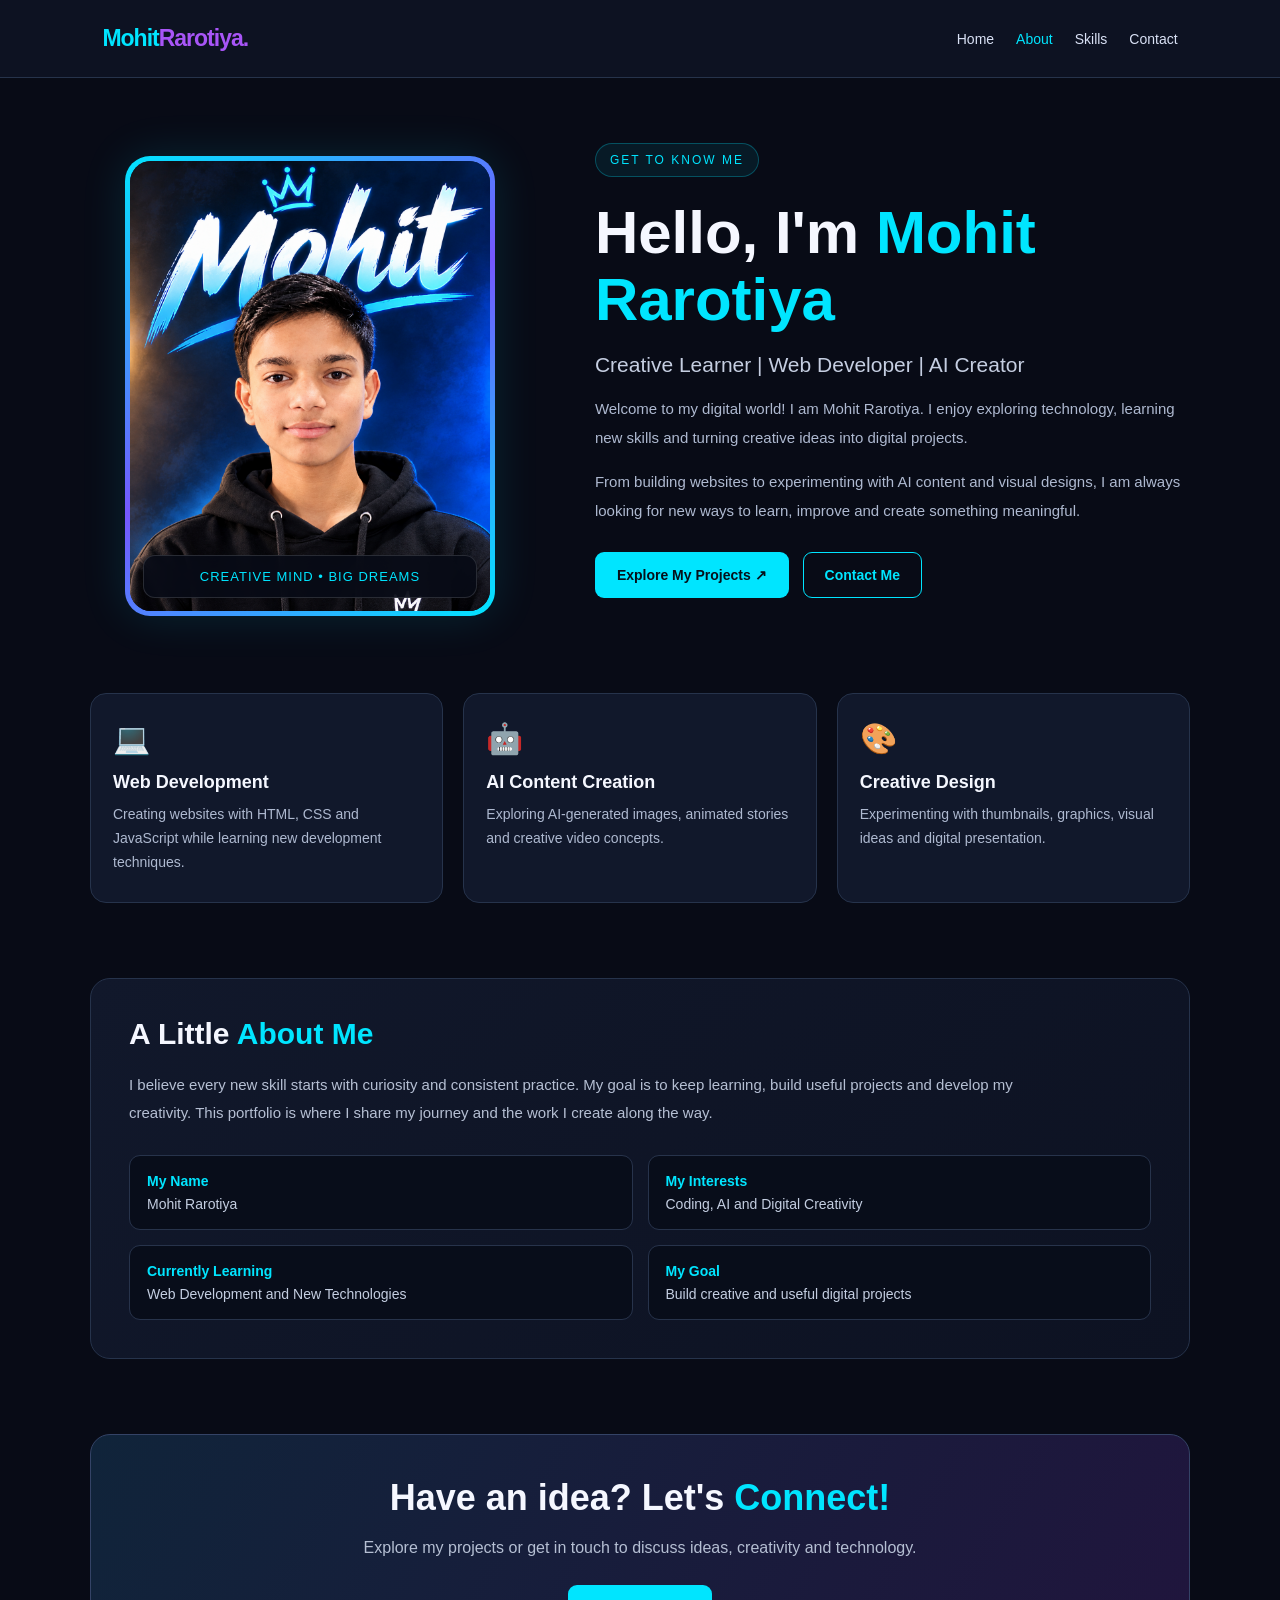
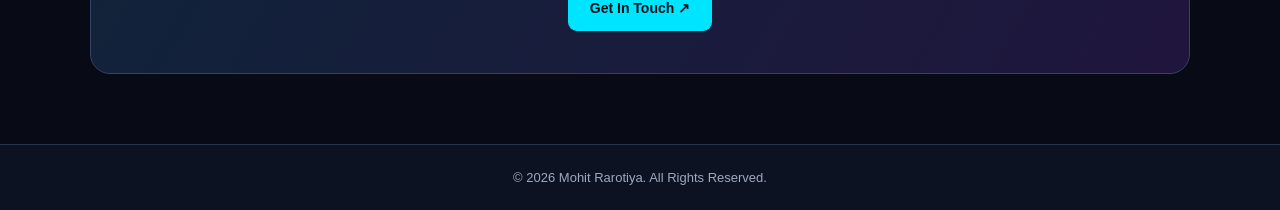
<file: about.html>
<!DOCTYPE html>
<html lang="en">
<head>
    <meta charset="UTF-8">
    <meta name="viewport" content="width=device-width, initial-scale=1.0">

    <title>About Me | Mohit Rarotiya</title>
    <meta name="description" content="Learn more about Mohit Rarotiya, his skills, creativity and projects.">

    <link rel="stylesheet" href="style.css">

    <style>
        * {
            margin: 0;
            padding: 0;
            box-sizing: border-box;
        }

        html {
            scroll-behavior: smooth;
        }

        body {
            background: #080b16;
            color: #f5f7ff;
            font-family: Arial, sans-serif;
            overflow-x: hidden;
        }

        a {
            text-decoration: none;
        }

        /* NAVBAR */
        .navbar {
            display: flex;
            align-items: center;
            justify-content: space-between;
            gap: 20px;
            padding: 20px 8%;
            background: #0d1222;
            border-bottom: 1px solid #26334b;
        }

        .logo {
            color: #00e5ff;
            font-size: 23px;
            font-weight: 800;
        }

        .nav-links {
            display: flex;
            flex-wrap: wrap;
            gap: 22px;
        }

        .nav-links a {
            color: #d9e1f5;
            font-size: 14px;
            transition: 0.3s;
        }

        .nav-links a:hover,
        .nav-links a.active {
            color: #00e5ff;
        }

        /* HERO */
        .about-hero {
            width: min(1100px, 90%);
            margin: 65px auto;
            display: grid;
            grid-template-columns: 0.85fr 1.15fr;
            gap: 65px;
            align-items: center;
        }

        .photo-wrap {
            position: relative;
            max-width: 370px;
            width: 100%;
            margin: auto;
            padding: 5px;
            border-radius: 25px;
            background: linear-gradient(145deg, #00e5ff, #7557ff, #00e5ff);
            box-shadow: 0 0 45px #00e5ff20;
            animation: float 5s ease-in-out infinite;
        }

        .photo-wrap img {
            display: block;
            width: 100%;
            aspect-ratio: 4 / 5;
            object-fit: cover;
            object-position: center 25%;
            border-radius: 21px;
            background: #151c30;
        }

        .photo-label {
            position: absolute;
            bottom: 18px;
            left: 18px;
            right: 18px;
            padding: 13px;
            border-radius: 12px;
            text-align: center;
            background: #080b16dd;
            border: 1px solid #ffffff22;
            backdrop-filter: blur(10px);
            color: #00e5ff;
            font-size: 13px;
            letter-spacing: 1px;
        }

        .eyebrow {
            display: inline-block;
            color: #00e5ff;
            background: #00e5ff12;
            border: 1px solid #00e5ff45;
            padding: 9px 14px;
            border-radius: 50px;
            font-size: 12px;
            letter-spacing: 2px;
            margin-bottom: 22px;
        }

        .intro h1 {
            font-size: clamp(38px, 5vw, 60px);
            line-height: 1.12;
            margin-bottom: 20px;
        }

        .intro h1 span {
            color: #00e5ff;
        }

        .intro h2 {
            font-size: 21px;
            color: #c5cee1;
            font-weight: 500;
            margin-bottom: 18px;
        }

        .intro p {
            color: #aeb9d0;
            font-size: 15px;
            line-height: 1.9;
            margin-bottom: 16px;
        }

        .buttons {
            display: flex;
            flex-wrap: wrap;
            gap: 14px;
            margin-top: 27px;
        }

        .btn {
            display: inline-block;
            padding: 14px 21px;
            border-radius: 9px;
            font-weight: bold;
            font-size: 14px;
            transition: 0.3s;
        }

        .btn-primary {
            background: #00e5ff;
            color: #06101a;
        }

        .btn-outline {
            border: 1px solid #00e5ff;
            color: #00e5ff;
        }

        .btn:hover {
            transform: translateY(-4px);
            box-shadow: 0 8px 25px #00e5ff22;
        }

        /* HIGHLIGHTS */
        .highlights {
            width: min(1100px, 90%);
            margin: 0 auto 75px;
            display: grid;
            grid-template-columns: repeat(3, 1fr);
            gap: 20px;
        }

        .highlight-card {
            padding: 27px 22px;
            border-radius: 16px;
            background: #11182b;
            border: 1px solid #26334b;
            transition: 0.3s;
        }

        .highlight-card:hover {
            transform: translateY(-6px);
            border-color: #00e5ff;
        }

        .highlight-card .icon {
            font-size: 30px;
            margin-bottom: 16px;
        }

        .highlight-card h3 {
            font-size: 18px;
            margin-bottom: 10px;
        }

        .highlight-card p {
            color: #aeb9d0;
            font-size: 14px;
            line-height: 1.7;
        }

        /* ABOUT DETAILS */
        .details {
            width: min(1100px, 90%);
            margin: 0 auto 75px;
            padding: 38px;
            background: linear-gradient(135deg, #11182b, #0d1222);
            border: 1px solid #26334b;
            border-radius: 20px;
        }

        .section-title {
            font-size: 30px;
            margin-bottom: 20px;
        }

        .section-title span {
            color: #00e5ff;
        }

        .details > p {
            color: #b5bfd3;
            font-size: 15px;
            line-height: 1.9;
            max-width: 900px;
        }

        .info-grid {
            display: grid;
            grid-template-columns: repeat(2, 1fr);
            gap: 15px;
            margin-top: 27px;
        }

        .info-item {
            background: #080d1a;
            border: 1px solid #27334b;
            padding: 17px;
            border-radius: 11px;
            color: #c4cee1;
            font-size: 14px;
        }

        .info-item strong {
            display: block;
            color: #00e5ff;
            margin-bottom: 7px;
        }

        /* CTA */
        .contact-cta {
            width: min(1100px, 90%);
            margin: 0 auto 70px;
            padding: 42px 25px;
            text-align: center;
            border-radius: 20px;
            background: linear-gradient(120deg, #10243a, #20153d);
            border: 1px solid #344366;
        }

        .contact-cta h2 {
            font-size: clamp(26px, 4vw, 36px);
            margin-bottom: 15px;
        }

        .contact-cta h2 span {
            color: #00e5ff;
        }

        .contact-cta p {
            color: #b5bfd3;
            line-height: 1.8;
            margin-bottom: 22px;
        }

        footer {
            text-align: center;
            padding: 25px 15px;
            background: #0d1222;
            border-top: 1px solid #26334b;
            color: #9da9bf;
            font-size: 13px;
        }

        /* ANIMATIONS */
        .reveal {
            opacity: 0;
            transform: translateY(25px);
            animation: reveal 0.8s ease forwards;
        }

        .delay-1 {
            animation-delay: 0.15s;
        }

        .delay-2 {
            animation-delay: 0.3s;
        }

        .delay-3 {
            animation-delay: 0.45s;
        }

        @keyframes reveal {
            to {
                opacity: 1;
                transform: translateY(0);
            }
        }

        @keyframes float {
            0%, 100% {
                transform: translateY(0);
            }
            50% {
                transform: translateY(-10px);
            }
        }

        /* MOBILE RESPONSIVE */
        @media (max-width: 760px) {
            .navbar {
                flex-direction: column;
                padding: 20px 5%;
            }

            .nav-links {
                justify-content: center;
                gap: 15px;
            }

            .about-hero {
                grid-template-columns: 1fr;
                gap: 35px;
                margin: 40px auto 55px;
            }

            .photo-wrap {
                max-width: 290px;
            }

            .intro {
                text-align: center;
            }

            .buttons {
                justify-content: center;
            }

            .highlights {
                grid-template-columns: 1fr;
            }

            .details {
                padding: 25px 20px;
            }

            .info-grid {
                grid-template-columns: 1fr;
            }
        }

        @media (prefers-reduced-motion: reduce) {
            *, *::before, *::after {
                animation-duration: 0.01ms !important;
                animation-iteration-count: 1 !important;
                scroll-behavior: auto !important;
                transition-duration: 0.01ms !important;
            }
        }
    </style>
</head>

<body>

    <!-- NAVIGATION -->
    <nav class="navbar">
        <a href="index.html" class="logo">Mohit<span>Rarotiya.</span></a>

        <div class="nav-links">
            <a href="index.html">Home</a>
            <a href="about.html" class="active">About</a>
            <a href="skills.html">Skills</a>
            <a href="contact.html">Contact</a>
        </div>
    </nav>

    <!-- INTRODUCTION -->
    <main>
        <section class="about-hero">

            <div class="photo-wrap reveal">
                <!-- profile.jpg ko apni photo ke naam se replace kar sakte ho -->
                <img src="mohitimage.png"
                     alt="Mohit Rarotiya profile photo">

                <div class="photo-label">
                    CREATIVE MIND • BIG DREAMS
                </div>
            </div>

            <div class="intro reveal delay-1">
                <span class="eyebrow">GET TO KNOW ME</span>

                <h1>Hello, I'm <span>Mohit Rarotiya</span></h1>

                <h2>Creative Learner | Web Developer | AI Creator</h2>

                <p>
                    Welcome to my digital world! I am Mohit Rarotiya.
                    I enjoy exploring technology, learning new skills
                    and turning creative ideas into digital projects.
                </p>

                <p>
                    From building websites to experimenting with AI
                    content and visual designs, I am always looking
                    for new ways to learn, improve and create something
                    meaningful.
                </p>

                <div class="buttons">
                    <a href="skills.html#projects" class="btn btn-primary">
                        Explore My Projects ↗
                    </a>

                    <a href="contact.html" class="btn btn-outline">
                        Contact Me
                    </a>
                </div>
            </div>

        </section>

        <!-- WHAT I DO -->
        <section class="highlights">

            <article class="highlight-card reveal">
                <div class="icon">💻</div>
                <h3>Web Development</h3>
                <p>
                    Creating websites with HTML, CSS and JavaScript
                    while learning new development techniques.
                </p>
            </article>

            <article class="highlight-card reveal delay-1">
                <div class="icon">🤖</div>
                <h3>AI Content Creation</h3>
                <p>
                    Exploring AI-generated images, animated stories
                    and creative video concepts.
                </p>
            </article>

            <article class="highlight-card reveal delay-2">
                <div class="icon">🎨</div>
                <h3>Creative Design</h3>
                <p>
                    Experimenting with thumbnails, graphics,
                    visual ideas and digital presentation.
                </p>
            </article>

        </section>

        <!-- PERSONAL DETAILS -->
        <section class="details reveal">
            <h2 class="section-title">A Little <span>About Me</span></h2>

            <p>
                I believe every new skill starts with curiosity and
                consistent practice. My goal is to keep learning,
                build useful projects and develop my creativity.
                This portfolio is where I share my journey and the
                work I create along the way.
            </p>

            <div class="info-grid">
                <div class="info-item">
                    <strong>My Name</strong>
                    Mohit Rarotiya
                </div>

                <div class="info-item">
                    <strong>My Interests</strong>
                    Coding, AI and Digital Creativity
                </div>

                <div class="info-item">
                    <strong>Currently Learning</strong>
                    Web Development and New Technologies
                </div>

                <div class="info-item">
                    <strong>My Goal</strong>
                    Build creative and useful digital projects
                </div>
            </div>
        </section>

        <!-- CONTACT SECTION -->
        <section class="contact-cta reveal">
            <h2>Have an idea? Let's <span>Connect!</span></h2>

            <p>
                Explore my projects or get in touch to discuss
                ideas, creativity and technology.
            </p>

            <a href="contact.html" class="btn btn-primary">
                Get In Touch ↗
            </a>
        </section>
    </main>

    <!-- FOOTER -->
    <footer>
        <p>© 2026 Mohit Rarotiya. All Rights Reserved.</p>
    </footer>

</body>
</html>
</file>
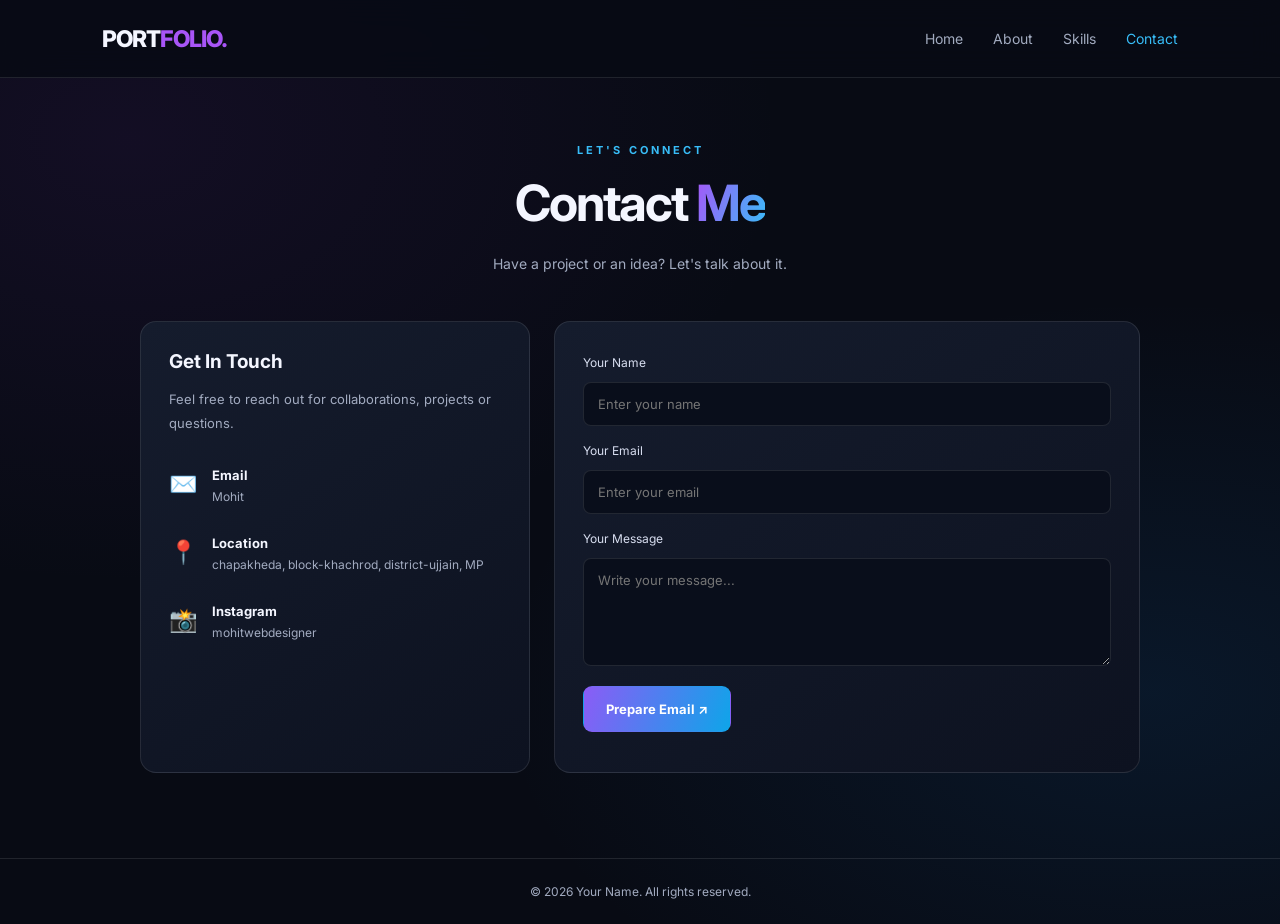
<file: contact.html>
<!DOCTYPE html>
<html lang="en">
<head>
  <meta charset="UTF-8">
  <meta name="viewport" content="width=device-width, initial-scale=1.0">
  <title>Contact Me | Portfolio</title>
  <link rel="stylesheet" href="style.css">
  <script src="script.js" defer></script>
</head>
<body>
  <header class="navbar">
    <a href="index.html" class="logo">PORT<span>FOLIO.</span></a>
    <button class="menu-btn" id="menuBtn" aria-label="Toggle menu">☰</button>
    <nav id="navMenu">
      <a href="index.html">Home</a>
      <a href="about.html">About</a>
      <a href="skills.html">Skills</a>
      <a class="active" href="contact.html">Contact</a>
    </nav>
  </header>

  <main class="page-container">
    <section class="section-heading reveal">
      <p class="tag">LET'S CONNECT</p>
      <h1>Contact <span class="gradient">Me</span></h1>
      <p>Have a project or an idea? Let's talk about it.</p>
    </section>

    <section class="contact-grid reveal">
      <div class="contact-info">
        <h2>Get In Touch</h2>
        <p>Feel free to reach out for collaborations, projects or questions.</p>

        <div class="contact-item">
          <span>✉️</span>
          <div><strong>Email</strong><p>Mohit</p></div>
        </div>

        <div class="contact-item">
          <span>📍</span>
          <div><strong>Location</strong><p>chapakheda, block-khachrod, district-ujjain, MP</p></div>
        </div>

        <div class="contact-item">
          <span>📸</span>
          <div><strong>Instagram</strong><p>mohitwebdesigner</p></div>
        </div>
      </div>

      <form id="contactForm" class="contact-form">
        <label for="visitorName">Your Name</label>
        <input id="visitorName" name="name" type="text"
               placeholder="Enter your name" required>

        <label for="visitorEmail">Your Email</label>
        <input id="visitorEmail" name="email" type="email"
               placeholder="Enter your email" required>

        <label for="visitorMessage">Your Message</label>
        <textarea id="visitorMessage" name="message" rows="5"
                  placeholder="Write your message..." required></textarea>

        <button type="submit" class="btn">Prepare Email ↗</button>
        <p id="formStatus" class="form-status" aria-live="polite"></p>
      </form>
    </section>
  </main>

  <footer class="footer">
    © <span class="year"></span> Your Name. All rights reserved.
  </footer>
</body>
</html>
</file>
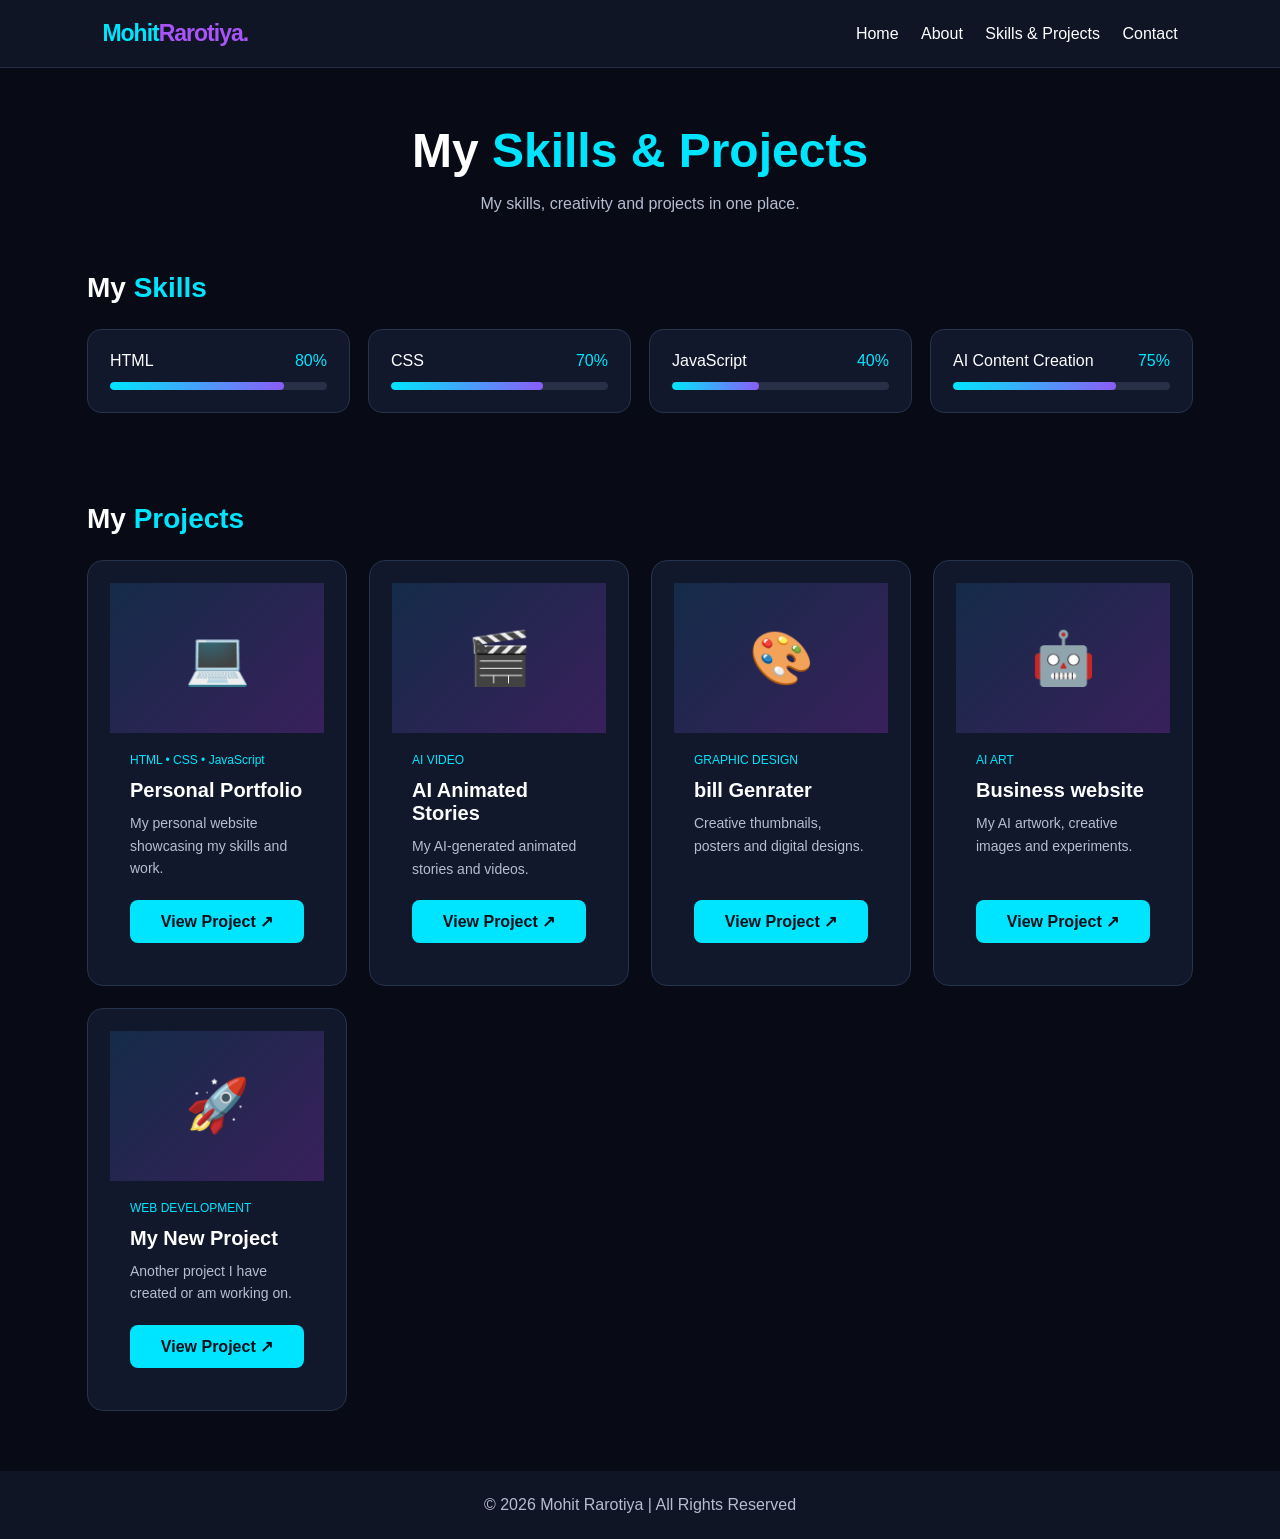
<file: skills.html>
<!DOCTYPE html>
<html lang="en">
<head>
    <meta charset="UTF-8">
    <meta name="viewport" content="width=device-width, initial-scale=1.0">
    <title>Skills & Projects | Mohit Rarotiya</title>

    <link rel="stylesheet" href="style.css">

    <style>
        * {
            box-sizing: border-box;
        }

        body {
            margin: 0;
            font-family: Arial, sans-serif;
            background: #080b16;
            color: #ffffff;
        }

        nav {
            display: flex;
            justify-content: space-between;
            align-items: center;
            flex-wrap: wrap;
            gap: 15px;
            padding: 20px 8%;
            background: #101526;
            border-bottom: 1px solid #252c43;
        }

        .logo {
            font-size: 23px;
            font-weight: bold;
            color: #00e5ff;
        }

        nav a {
            color: white;
            text-decoration: none;
            margin-left: 18px;
            transition: 0.3s;
        }

        nav a:hover {
            color: #00e5ff;
        }

        .heading {
            text-align: center;
            padding: 55px 20px 25px;
        }

        .heading h1 {
            font-size: clamp(32px, 5vw, 48px);
            margin-bottom: 12px;
        }

        .heading h1 span {
            color: #00e5ff;
        }

        .heading p {
            color: #b5bdd1;
            line-height: 1.7;
        }

        .section {
            max-width: 1150px;
            margin: auto;
            padding: 30px 22px 60px;
        }

        .section-title {
            font-size: 28px;
            margin-bottom: 25px;
        }

        .section-title span {
            color: #00e5ff;
        }

        .skills-grid {
            display: grid;
            grid-template-columns: repeat(auto-fit, minmax(220px, 1fr));
            gap: 18px;
        }

        .skill-card {
            background: #11182b;
            border: 1px solid #26334c;
            padding: 22px;
            border-radius: 14px;
            transition: 0.3s;
        }

        .skill-card:hover {
            transform: translateY(-5px);
            border-color: #00e5ff;
        }

        .skill-info {
            display: flex;
            justify-content: space-between;
            gap: 10px;
            margin-bottom: 12px;
        }

        .skill-info span:last-child {
            color: #00e5ff;
        }

        .skill-bar {
            height: 8px;
            background: #283047;
            border-radius: 10px;
            overflow: hidden;
        }

        .skill-progress {
            height: 100%;
            background: linear-gradient(90deg, #00e5ff, #8b5cf6);
            border-radius: 10px;
        }

        .projects-grid {
            display: grid;
            grid-template-columns: repeat(auto-fit, minmax(230px, 1fr));
            gap: 22px;
        }

        .project-card {
            display: flex;
            flex-direction: column;
            background: #11182b;
            border: 1px solid #26334c;
            border-radius: 16px;
            overflow: hidden;
            transition: 0.3s;
            animation: fadeUp 0.7s ease both;
        }

        .project-card:hover {
            transform: translateY(-7px);
            border-color: #00e5ff;
            box-shadow: 0 10px 30px #00e5ff16;
        }

        .project-cover {
            height: 150px;
            display: flex;
            align-items: center;
            justify-content: center;
            font-size: 52px;
            background: linear-gradient(135deg, #142b48, #39205b);
        }

        .project-cover img {
            width: 100%;
            height: 100%;
            object-fit: cover;
        }

        .project-content {
            padding: 20px;
            display: flex;
            flex-direction: column;
            flex: 1;
        }

        .project-content h3 {
            margin: 0 0 10px;
            font-size: 20px;
        }

        .project-content p {
            color: #b5bdd1;
            line-height: 1.6;
            font-size: 14px;
            flex: 1;
        }

        .project-tag {
            color: #00e5ff;
            font-size: 12px;
            margin-bottom: 12px;
        }

        .project-link {
            display: inline-block;
            text-align: center;
            margin-top: 12px;
            padding: 12px 16px;
            background: #00e5ff;
            color: #07101a;
            text-decoration: none;
            font-weight: bold;
            border-radius: 8px;
            transition: 0.3s;
        }

        .project-link:hover {
            background: #ffffff;
            transform: scale(1.02);
        }

        footer {
            text-align: center;
            padding: 25px 15px;
            background: #101526;
            color: #b5bdd1;
        }

        @keyframes fadeUp {
            from {
                opacity: 0;
                transform: translateY(20px);
            }
            to {
                opacity: 1;
                transform: translateY(0);
            }
        }

        @media (max-width: 600px) {
            nav {
                justify-content: center;
            }

            nav a {
                margin: 0 7px;
                font-size: 14px;
            }

            .section {
                padding-left: 16px;
                padding-right: 16px;
            }
        }
    </style>
</head>

<body>

    <!-- NAVIGATION -->
    <nav>
        <div class="logo">Mohit<span>Rarotiya.</span></div>

        <div>
            <a href="index.html">Home</a>
            <a href="about.html">About</a>
            <a href="skills.html">Skills & Projects</a>
            <a href="contact.html">Contact</a>
        </div>
    </nav>

    <!-- PAGE HEADING -->
    <header class="heading">
        <h1>My <span>Skills & Projects</span></h1>
        <p>My skills, creativity and projects in one place.</p>
    </header>

    <!-- MY SKILLS -->
    <section class="section">
        <h2 class="section-title">My <span>Skills</span></h2>

        <div class="skills-grid">

            <div class="skill-card">
                <div class="skill-info">
                    <span>HTML</span>
                    <span>80%</span>
                </div>
                <div class="skill-bar">
                    <div class="skill-progress" style="width: 80%"></div>
                </div>
            </div>

            <div class="skill-card">
                <div class="skill-info">
                    <span>CSS</span>
                    <span>70%</span>
                </div>
                <div class="skill-bar">
                    <div class="skill-progress" style="width: 70%"></div>
                </div>
            </div>

            <div class="skill-card">
                <div class="skill-info">
                    <span>JavaScript</span>
                    <span>40%</span>
                </div>
                <div class="skill-bar">
                    <div class="skill-progress" style="width: 40%"></div>
                </div>
            </div>

            <div class="skill-card">
                <div class="skill-info">
                    <span>AI Content Creation</span>
                    <span>75%</span>
                </div>
                <div class="skill-bar">
                    <div class="skill-progress" style="width: 75%"></div>
                </div>
            </div>

        </div>
    </section>

    <!-- MY PROJECTS -->
    <section class="section" id="projects">
        <h2 class="section-title">My <span>Projects</span></h2>

        <div class="projects-grid">

            <!-- PROJECT 1 -->
            <div class="project-card">
                <div class="project-cover">💻</div>

                <div class="project-content">
                    <span class="project-tag">HTML • CSS • JavaScript</span>
                    <h3>Personal Portfolio</h3>
                    <p>My personal website showcasing my skills and work.</p>

                    <a class="project-link"
                       href="https://mohitrarotiya.netlify.app">
                        View Project ↗
                    </a>
                </div>
            </div>

            <!-- PROJECT 2 -->
            <div class="project-card">
                <div class="project-cover">🎬</div>

                <div class="project-content">
                    <span class="project-tag">AI VIDEO</span>
                    <h3>AI Animated Stories</h3>
                    <p>My AI-generated animated stories and videos.</p>

                    <!-- YAHAN APNA PROJECT LINK DALO -->
                    <a class="project-link"
                       href="https://youtube.com/@mrallstories-t1k?si=EYCK4PpYnm3VOwRw"
                       target="_blank"
                       rel="noopener noreferrer">
                        View Project ↗
                    </a>
                </div>
            </div>

            <!-- PROJECT 3 -->
            <div class="project-card">
                <div class="project-cover">🎨</div>

                <div class="project-content">
                    <span class="project-tag">GRAPHIC DESIGN</span>
                    <h3>bill Genrater</h3>
                    <p>Creative thumbnails, posters and digital designs.</p>

                    <!-- YAHAN APNA PROJECT LINK DALO -->
                    <a class="project-link"
                       href="https://claude.ai/public/artifacts/4d6ddb81-994b-4b14-85f1-54e6ff069c7c"
                       target="_blank"
                       rel="noopener noreferrer">
                        View Project ↗
                    </a>
                </div>
            </div>

            <!-- PROJECT 4 -->
            <div class="project-card">
                <div class="project-cover">🤖</div>

                <div class="project-content">
                    <span class="project-tag">AI ART</span>
                    <h3>Business website</h3>
                    <p>My AI artwork, creative images and experiments.</p>

                    <!-- YAHAN APNA PROJECT LINK DALO -->
                    <a class="project-link"
                       href="https://mohitrarotiya434-cell.github.io/Mr.-Mohit-Rarotiya-/"
                       target="_blank"
                       rel="noopener noreferrer">
                        View Project ↗
                    </a>
                </div>
            </div>

            <!-- PROJECT 5 -->
            <div class="project-card">
                <div class="project-cover">🚀</div>

                <div class="project-content">
                    <span class="project-tag">WEB DEVELOPMENT</span>
                    <h3>My New Project</h3>
                    <p>Another project I have created or am working on.</p>

                    <!-- YAHAN APNA PROJECT LINK DALO -->
                    <a class="project-link"
                       href="https://mohitrarotiya434-cell.github.io/resume-biodeta-maker/"
                       target="_blank"
                       rel="noopener noreferrer">
                        View Project ↗
                    </a>
                </div>
            </div>

        </div>
    </section>

    <!-- FOOTER -->
    <footer>
        <p>© 2026 Mohit Rarotiya | All Rights Reserved</p>
    </footer>

</body>
</html>
</file>
<file: style.css>
@import url('https://fonts.googleapis.com/css2?family=Inter:wght@400;500;600;700;800&display=swap');

:root {
  --bg: #080b14;
  --panel: #111726;
  --text: #f4f6ff;
  --muted: #a2abc0;
  --purple: #a855f7;
  --blue: #38bdf8;
  --border: rgba(255,255,255,.10);
}

* {
  margin: 0;
  padding: 0;
  box-sizing: border-box;
}

html { scroll-behavior: smooth; }

body {
  font-family: 'Inter', sans-serif;
  background: var(--bg);
  color: var(--text);
  min-height: 100vh;
  overflow-x: hidden;
  background-image:
    radial-gradient(ellipse at 10% 15%, #54208026, transparent 40%),
    radial-gradient(ellipse at 90% 75%, #1261a526, transparent 40%);
}

a { color: inherit; text-decoration: none; }
button, input, textarea { font: inherit; }

.navbar {
  min-height: 78px;
  display: flex;
  align-items: center;
  justify-content: space-between;
  padding: 18px 8%;
  border-bottom: 1px solid var(--border);
  background: #080b14d9;
  backdrop-filter: blur(15px);
  position: sticky;
  top: 0;
  z-index: 100;
}

.logo { font-size: 23px; font-weight: 800; letter-spacing: -1px; }
.logo span { color: var(--purple); }

.navbar nav { display: flex; gap: 30px; }
.navbar nav a {
  font-size: 14px;
  color: var(--muted);
  transition: color .3s, transform .3s;
}
.navbar nav a:hover,
.navbar nav a.active { color: var(--blue); }
.navbar nav a:hover { transform: translateY(-2px); }

.menu-btn {
  display: none;
  background: none;
  color: white;
  border: 0;
  font-size: 26px;
  cursor: pointer;
}

.hero {
  width: min(1100px, 84%);
  min-height: 76vh;
  margin: auto;
  display: grid;
  grid-template-columns: 1.2fr .8fr;
  align-items: center;
  gap: 50px;
  padding: 65px 0;
}

.tag {
  color: var(--blue);
  font-size: 11px;
  font-weight: 700;
  letter-spacing: 3px;
  margin-bottom: 18px;
}

.hero h1, .section-heading h1 {
  font-size: clamp(36px, 5vw, 62px);
  line-height: 1.15;
  letter-spacing: -2px;
  margin-bottom: 18px;
}

.gradient {
  background: linear-gradient(110deg, var(--purple), var(--blue));
  -webkit-background-clip: text;
  background-clip: text;
  color: transparent;
}

.hero h2 { font-size: clamp(20px, 3vw, 28px); margin-bottom: 20px; }
.cursor { color: var(--blue); animation: blink .7s infinite; }

.description {
  max-width: 520px;
  color: var(--muted);
  font-size: 15px;
  line-height: 1.9;
}

.buttons { display: flex; gap: 14px; flex-wrap: wrap; margin: 30px 0; }

.btn {
  display: inline-flex;
  justify-content: center;
  align-items: center;
  padding: 14px 22px;
  border: 1px solid transparent;
  border-radius: 9px;
  color: white;
  font-size: 13px;
  font-weight: 700;
  background: linear-gradient(110deg, #8b5cf6, #0ea5e9);
  cursor: pointer;
  transition: transform .25s, box-shadow .25s;
}

.btn:hover {
  transform: translateY(-4px);
  box-shadow: 0 10px 30px #6d28d944;
}

.btn-outline { background: transparent; border-color: var(--border); }
.btn-outline:hover { border-color: var(--blue); }

.socials { display: flex; gap: 22px; flex-wrap: wrap; }
.socials a, .text-link { color: var(--muted); font-size: 12px; transition: color .3s; }
.socials a:hover, .text-link:hover { color: var(--blue); }

.hero-image {
  min-height: 360px;
  display: grid;
  place-items: center;
  position: relative;
}

.profile-circle {
  width: min(270px, 70vw);
  aspect-ratio: 1;
  border-radius: 50%;
  display: grid;
  place-items: center;
  overflow: hidden;
  background: linear-gradient(135deg, #a855f7, #0ea5e9, #a855f7);
  padding: 5px;
  box-shadow: 0 0 65px #7c3aed35;
  animation: float 5s ease-in-out infinite;
}

.profile-circle img {
  width: 100%;
  height: 100%;
  border-radius: 50%;
  object-fit: cover;
  position: relative;
  z-index: 1;
}

.profile-placeholder {
  display: none;
  place-items: center;
  width: 100%;
  height: 100%;
  border-radius: 50%;
  background: var(--panel);
  font-size: 50px;
  font-weight: 800;
}

.orbit {
  position: absolute;
  width: 320px;
  height: 320px;
  border: 1px solid #a855f755;
  border-radius: 50%;
  animation: spin 15s linear infinite;
}

.orbit-two {
  width: 360px;
  height: 230px;
  border-color: #38bdf844;
  transform: rotate(-30deg);
  animation-direction: reverse;
}

.floating-card {
  position: absolute;
  top: 18%;
  right: -2%;
  background: #171e30;
  border: 1px solid var(--border);
  padding: 13px 16px;
  border-radius: 10px;
  font-size: 12px;
  animation: float 4s ease-in-out infinite;
}

.card-two { top: auto; bottom: 16%; right: auto; left: -5%; animation-delay: -2s; }

.page-container { width: min(1000px, 84%); margin: auto; padding: 65px 0 85px; }
.section-heading { text-align: center; margin-bottom: 45px; }
.section-heading h1 { font-size: clamp(36px, 5vw, 50px); }
.section-heading > p:last-child { color: var(--muted); font-size: 14px; line-height: 1.8; }

.about-grid, .projects-grid {
  display: grid;
  grid-template-columns: repeat(2, minmax(0, 1fr));
  gap: 20px;
}

.about-card, .project-card, .skill-card, .contact-info, .contact-form, .quote-card {
  background: linear-gradient(145deg, #151c2d, #0d1220);
  border: 1px solid var(--border);
  border-radius: 16px;
  padding: 26px;
  transition: transform .3s, border-color .3s;
}

.about-card:hover, .project-card:hover, .skill-card:hover {
  transform: translateY(-6px);
  border-color: #a855f766;
}

.about-icon { font-size: 27px; margin-bottom: 18px; }
.about-card h2, .project-card h2, .contact-info h2 { font-size: 19px; margin-bottom: 14px; }
.about-card p, .project-card p, .contact-info > p {
  color: var(--muted);
  font-size: 13px;
  line-height: 1.9;
  margin-bottom: 8px;
}

.about-card strong { color: var(--text); }

.quote-card { margin-top: 25px; text-align: center; padding: 38px 25px; }
.quote-card h2 { font-size: clamp(19px, 3vw, 27px); line-height: 1.6; }

.skills-grid { display: grid; grid-template-columns: repeat(2, minmax(0, 1fr)); gap: 20px; }
.skill-top { display: flex; justify-content: space-between; gap: 12px; font-size: 13px; margin-bottom: 15px; }
.skill-top span:last-child { color: var(--blue); }

.skill-track { height: 7px; background: #252d40; border-radius: 20px; overflow: hidden; }
.skill-fill {
  height: 100%;
  width: 0;
  border-radius: 20px;
  background: linear-gradient(90deg, var(--purple), var(--blue));
  transition: width 1.4s cubic-bezier(.2,.8,.2,1);
}

.projects-heading { margin-top: 85px; }
.projects-grid { grid-template-columns: repeat(3, minmax(0, 1fr)); }
.project-card { padding: 22px; }
.project-art {
  height: 125px;
  display: grid;
  place-items: center;
  background: linear-gradient(135deg, #8b5cf626, #0ea5e926);
  border-radius: 10px;
  font-size: 42px;
  margin-bottom: 22px;
}
.project-card .tag { font-size: 9px; letter-spacing: 1.5px; margin-bottom: 12px; }
.project-card .text-link { display: inline-block; margin-top: 12px; }

.contact-grid { display: grid; grid-template-columns: .8fr 1.2fr; gap: 24px; }
.contact-info, .contact-form { padding: 28px; }
.contact-item { display: flex; gap: 14px; align-items: center; margin-top: 28px; }
.contact-item > span { font-size: 23px; }
.contact-item strong { font-size: 13px; }
.contact-item p { color: var(--muted); font-size: 12px; margin-top: 5px; overflow-wrap: anywhere; }

.contact-form { display: flex; flex-direction: column; gap: 12px; }
.contact-form label { font-size: 12px; color: #d8def0; margin-top: 5px; }
.contact-form input, .contact-form textarea {
  width: 100%;
  padding: 13px 14px;
  background: #090e1b;
  border: 1px solid var(--border);
  border-radius: 8px;
  color: white;
  outline: none;
  font-size: 13px;
}
.contact-form input:focus, .contact-form textarea:focus { border-color: var(--purple); }
.contact-form textarea { resize: vertical; }
.contact-form .btn { align-self: flex-start; margin-top: 8px; }
.form-status { color: var(--blue); font-size: 12px; line-height: 1.6; }

.footer {
  padding: 25px 15px;
  text-align: center;
  color: var(--muted);
  border-top: 1px solid var(--border);
  font-size: 12px;
}

.reveal { opacity: 0; transform: translateY(22px); transition: opacity .7s, transform .7s; }
.reveal.visible { opacity: 1; transform: translateY(0); }

@keyframes float {
  0%, 100% { transform: translateY(0); }
  50% { transform: translateY(-13px); }
}
@keyframes spin { to { rotate: 360deg; } }
@keyframes blink { 50% { opacity: 0; } }

@media (max-width: 800px) {
  .hero { grid-template-columns: 1fr; text-align: center; gap: 30px; }
  .hero-content { order: 1; }
  .hero-image { order: 0; min-height: 300px; }
  .description { margin: auto; }
  .buttons, .socials { justify-content: center; }
  .orbit { width: 280px; height: 280px; }
  .orbit-two { width: 300px; height: 200px; }
  .profile-circle { width: 225px; }
  .floating-card { right: 5%; }
  .card-two { left: 4%; }
  .projects-grid { grid-template-columns: repeat(2, minmax(0, 1fr)); }
  .contact-grid { grid-template-columns: 1fr; }
}

@media (max-width: 600px) {
  .navbar { padding: 16px 6%; }
  .menu-btn { display: block; }
  .navbar nav {
    display: none;
    position: absolute;
    top: 100%;
    left: 0;
    right: 0;
    background: #0c1120;
    border-bottom: 1px solid var(--border);
    padding: 22px;
    flex-direction: column;
    gap: 22px;
  }
  .navbar nav.open { display: flex; }
  .hero, .page-container { width: 88%; }
  .hero { padding: 40px 0; }
  .hero h1 { letter-spacing: -1px; }
  .about-grid, .skills-grid, .projects-grid { grid-template-columns: 1fr; }
  .page-container { padding-top: 45px; }
  .section-heading { margin-bottom: 32px; }
  .projects-heading { margin-top: 60px; }
  .floating-card { font-size: 10px; padding: 10px; }
  .about-card, .project-card, .skill-card { padding: 22px; }
}

@media (prefers-reduced-motion: reduce) {
  *, *::before, *::after {
    animation-duration: .01ms !important;
    animation-iteration-count: 1 !important;
    scroll-behavior: auto !important;
    transition-duration: .01ms !important;
  }
  .reveal { opacity: 1; transform: none; }
}
</file>
